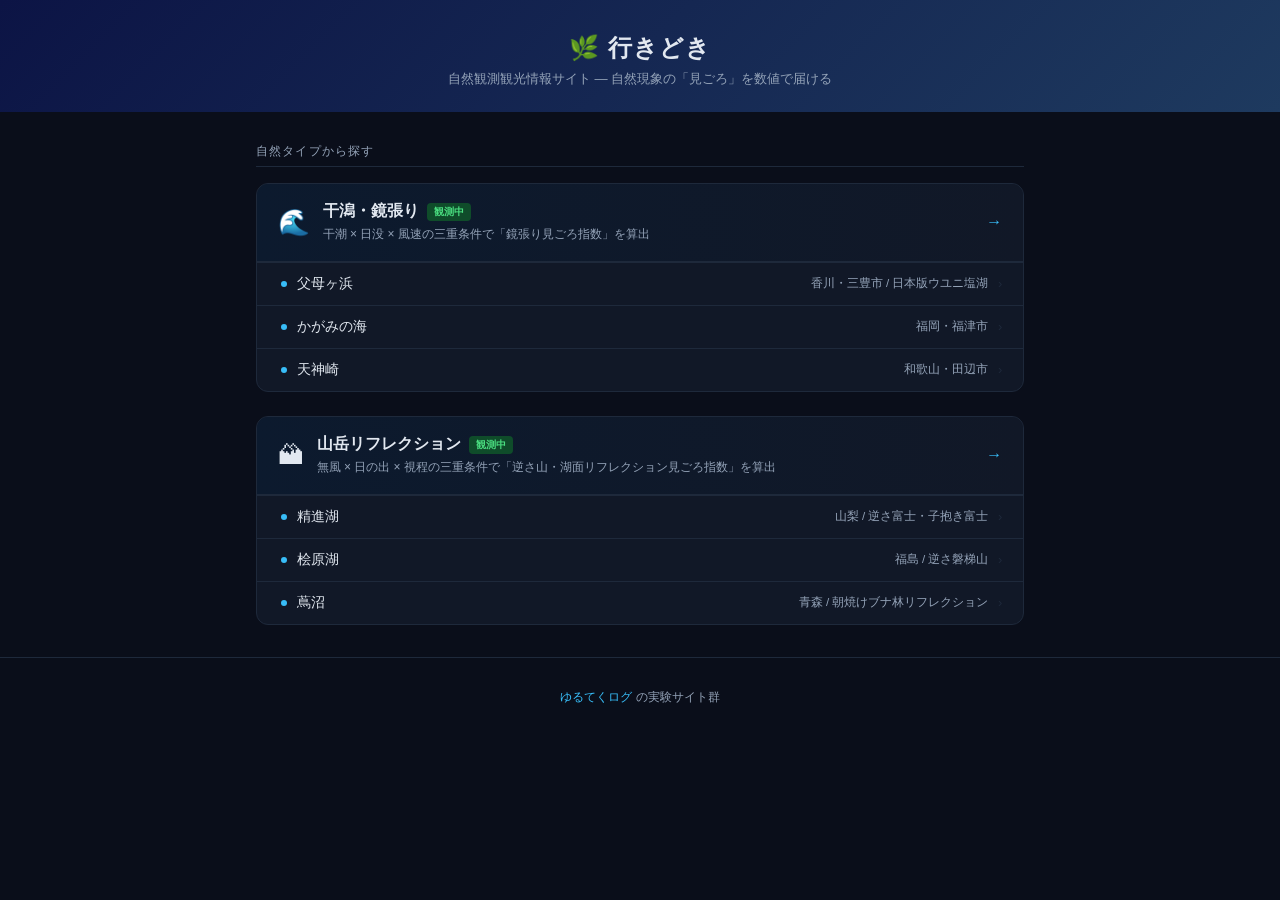
<file: index.html>
<!DOCTYPE html>
<html lang="ja">
<head>
<meta charset="UTF-8">
<meta name="viewport" content="width=device-width, initial-scale=1.0">
<title>行きどき | 自然観測観光情報サイト</title>
<meta name="description" content="干潮・日没・風速などの条件から、干潟の鏡張りや山岳リフレクションの「見ごろ」を指数化して届ける自然観測観光情報サイト。">
<style>
  :root {
    --bg: #0a0e1a;
    --card: #111827;
    --accent: #38bdf8;
    --text: #e2e8f0;
    --sub: #94a3b8;
    --border: #1e293b;
  }
  * { box-sizing: border-box; margin: 0; padding: 0; }
  body {
    background: var(--bg);
    color: var(--text);
    font-family: 'Hiragino Sans', 'Noto Sans JP', sans-serif;
    min-height: 100vh;
  }
  header {
    background: linear-gradient(135deg, #0c1445, #1e3a5f);
    padding: 2rem 1.5rem 1.5rem;
    text-align: center;
  }
  header h1 { font-size: 1.5rem; font-weight: 700; letter-spacing: 0.05em; }
  header p { color: var(--sub); font-size: 0.82rem; margin-top: 0.4rem; }

  main {
    max-width: 800px;
    margin: 2rem auto;
    padding: 0 1rem;
  }

  .section-title {
    font-size: 0.72rem;
    color: var(--sub);
    letter-spacing: 0.1em;
    text-transform: uppercase;
    margin-bottom: 1rem;
    padding-bottom: 0.4rem;
    border-bottom: 1px solid var(--border);
  }

  /* グループボックス */
  .group-box {
    background: var(--card);
    border: 1px solid var(--border);
    border-radius: 12px;
    overflow: hidden;
    margin-bottom: 1.5rem;
  }

  .group-header {
    display: flex;
    align-items: center;
    gap: 0.8rem;
    padding: 1.1rem 1.3rem;
    background: linear-gradient(90deg, #0c1a2e, #111827);
    border-bottom: 1px solid var(--border);
    text-decoration: none;
    color: var(--text);
    transition: background 0.2s;
  }
  .group-header:hover { background: linear-gradient(90deg, #112240, #1a2744); }

  .group-icon { font-size: 1.6rem; }
  .group-info { flex: 1; }
  .group-name {
    font-size: 1rem;
    font-weight: 700;
    display: flex;
    align-items: center;
    gap: 0.5rem;
  }
  .group-desc { font-size: 0.75rem; color: var(--sub); margin-top: 0.25rem; line-height: 1.4; }
  .group-arrow { color: var(--accent); font-size: 1rem; }

  .badge {
    display: inline-block;
    font-size: 0.62rem;
    font-weight: 600;
    padding: 0.12rem 0.45rem;
    border-radius: 4px;
  }
  .badge-live { background: #0f4c2a; color: #4ade80; }

  /* 地点リスト */
  .spot-list {
    display: flex;
    flex-direction: column;
  }

  .spot-item {
    display: flex;
    align-items: center;
    padding: 0.75rem 1.3rem 0.75rem 1.5rem;
    text-decoration: none;
    color: var(--text);
    border-top: 1px solid var(--border);
    font-size: 0.85rem;
    transition: background 0.15s;
    gap: 0.6rem;
  }
  .spot-item:hover { background: #1a2236; }

  .spot-dot {
    width: 6px;
    height: 6px;
    border-radius: 50%;
    background: var(--accent);
    flex-shrink: 0;
  }
  .spot-name { flex: 1; }
  .spot-note { font-size: 0.72rem; color: var(--sub); }
  .spot-chevron { color: var(--border); font-size: 0.8rem; }

  footer {
    text-align: center;
    padding: 2rem 1rem;
    font-size: 0.72rem;
    color: var(--sub);
    border-top: 1px solid var(--border);
  }
</style>
</head>
<body>

<header>
  <h1>🌿 行きどき</h1>
  <p>自然観測観光情報サイト — 自然現象の「見ごろ」を数値で届ける</p>
</header>

<main>
  <div class="section-title">自然タイプから探す</div>

  <!-- 干潟・鏡張りグループ -->
  <div class="group-box">
    <a class="group-header" href="/mirror/tidal/">
      <div class="group-icon">🌊</div>
      <div class="group-info">
        <div class="group-name">
          干潟・鏡張り
          <span class="badge badge-live">観測中</span>
        </div>
        <div class="group-desc">干潮 × 日没 × 風速の三重条件で「鏡張り見ごろ指数」を算出</div>
      </div>
      <div class="group-arrow">→</div>
    </a>
    <div class="spot-list">
      <a class="spot-item" href="/mirror/tidal/chichibugahama/">
        <span class="spot-dot"></span>
        <span class="spot-name">父母ヶ浜</span>
        <span class="spot-note">香川・三豊市 / 日本版ウユニ塩湖</span>
        <span class="spot-chevron">›</span>
      </a>
      <a class="spot-item" href="/mirror/tidal/kagami_no_umi/">
        <span class="spot-dot"></span>
        <span class="spot-name">かがみの海</span>
        <span class="spot-note">福岡・福津市</span>
        <span class="spot-chevron">›</span>
      </a>
      <a class="spot-item" href="/mirror/tidal/tenjinzaki/">
        <span class="spot-dot"></span>
        <span class="spot-name">天神崎</span>
        <span class="spot-note">和歌山・田辺市</span>
        <span class="spot-chevron">›</span>
      </a>
    </div>
  </div>

  <!-- 山岳リフレクショングループ -->
  <div class="group-box">
    <a class="group-header" href="/mirror/mountain/">
      <div class="group-icon">🏔</div>
      <div class="group-info">
        <div class="group-name">
          山岳リフレクション
          <span class="badge badge-live">観測中</span>
        </div>
        <div class="group-desc">無風 × 日の出 × 視程の三重条件で「逆さ山・湖面リフレクション見ごろ指数」を算出</div>
      </div>
      <div class="group-arrow">→</div>
    </a>
    <div class="spot-list">
      <a class="spot-item" href="/mirror/mountain/shojiko/">
        <span class="spot-dot"></span>
        <span class="spot-name">精進湖</span>
        <span class="spot-note">山梨 / 逆さ富士・子抱き富士</span>
        <span class="spot-chevron">›</span>
      </a>
      <a class="spot-item" href="/mirror/mountain/hibarako/">
        <span class="spot-dot"></span>
        <span class="spot-name">桧原湖</span>
        <span class="spot-note">福島 / 逆さ磐梯山</span>
        <span class="spot-chevron">›</span>
      </a>
      <a class="spot-item" href="/mirror/mountain/tsutanuma/">
        <span class="spot-dot"></span>
        <span class="spot-name">蔦沼</span>
        <span class="spot-note">青森 / 朝焼けブナ林リフレクション</span>
        <span class="spot-chevron">›</span>
      </a>
    </div>
  </div>

  <!-- 準備中グループ（非公開） -->
  <!-- 雲海 / 朝焼け夕焼け / 星空 — display:none で非公開。追加時はここを有効化 -->

</main>

<footer>
  <a href="https://note.com/yuru_tech_log" target="_blank" rel="noopener" style="color:#38bdf8;text-decoration:none;">ゆるてくログ</a> の実験サイト群
</footer>

</body>
</html>
</file>
